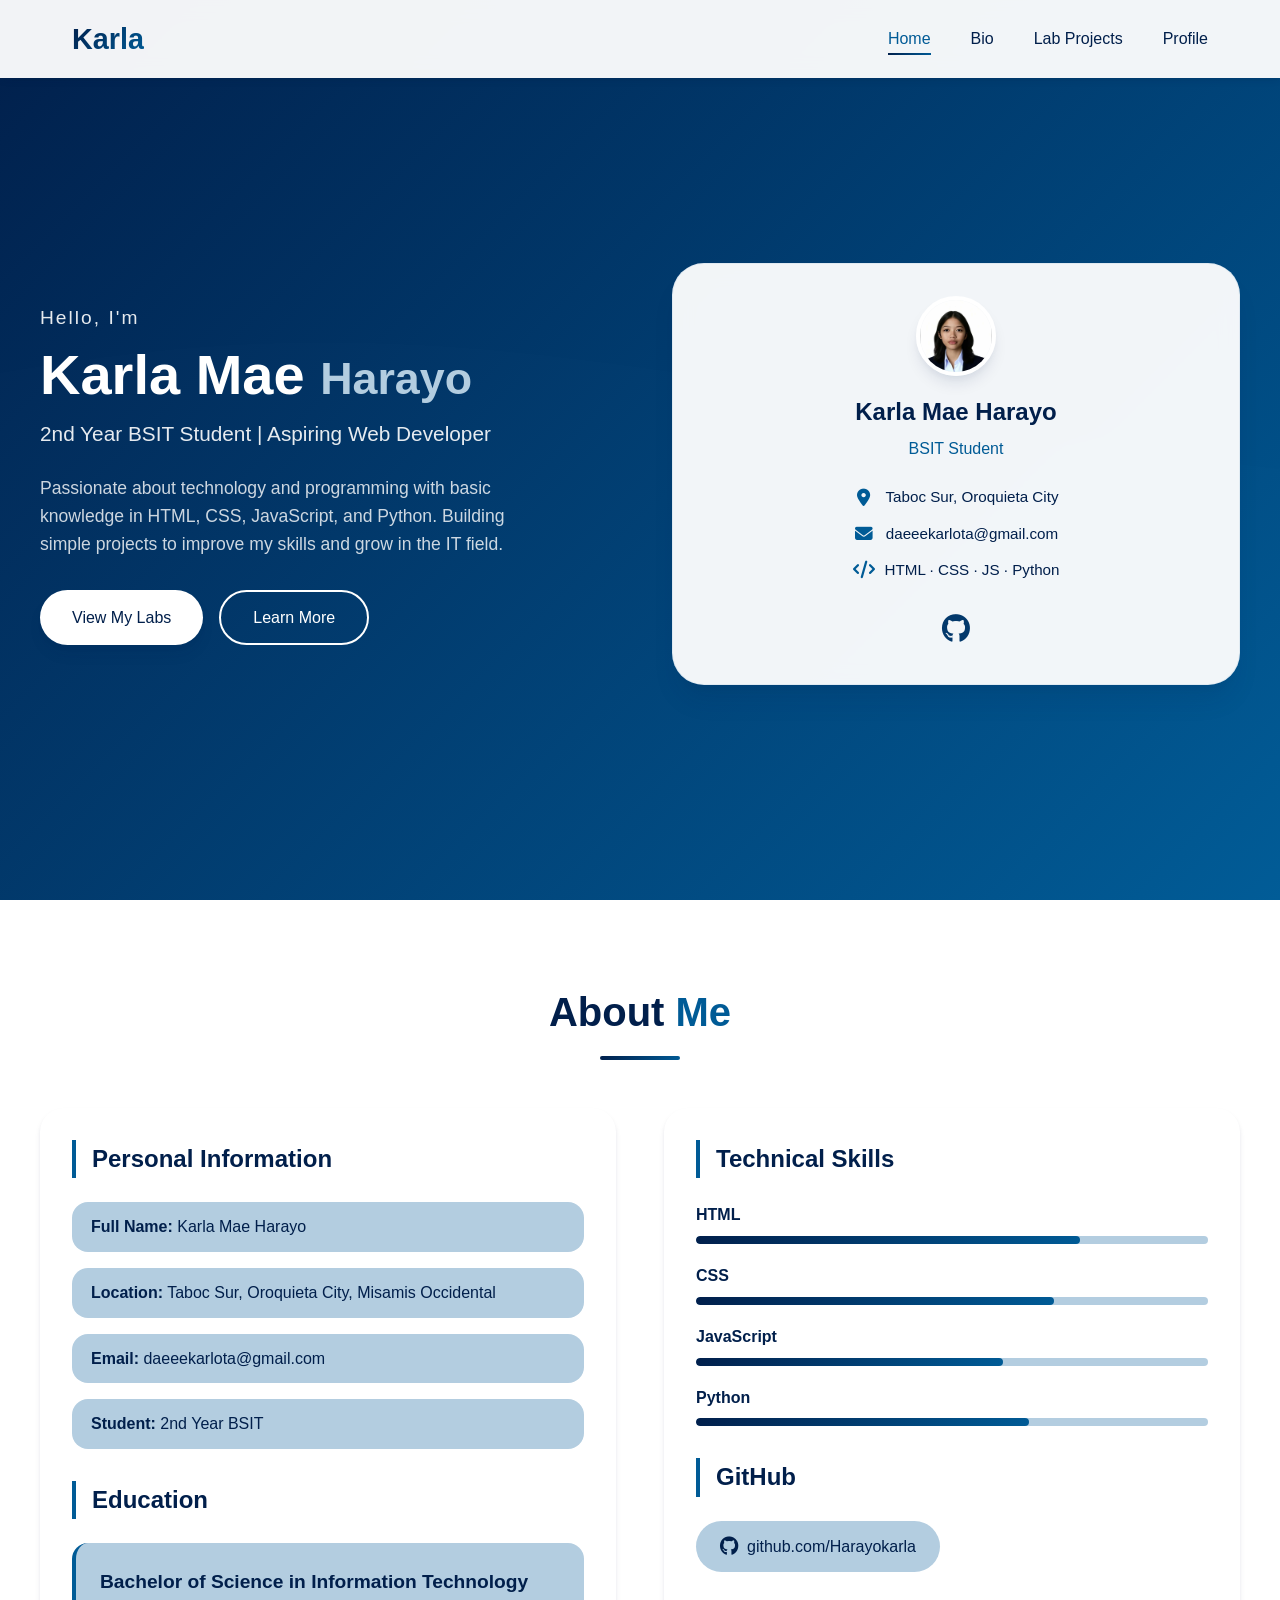
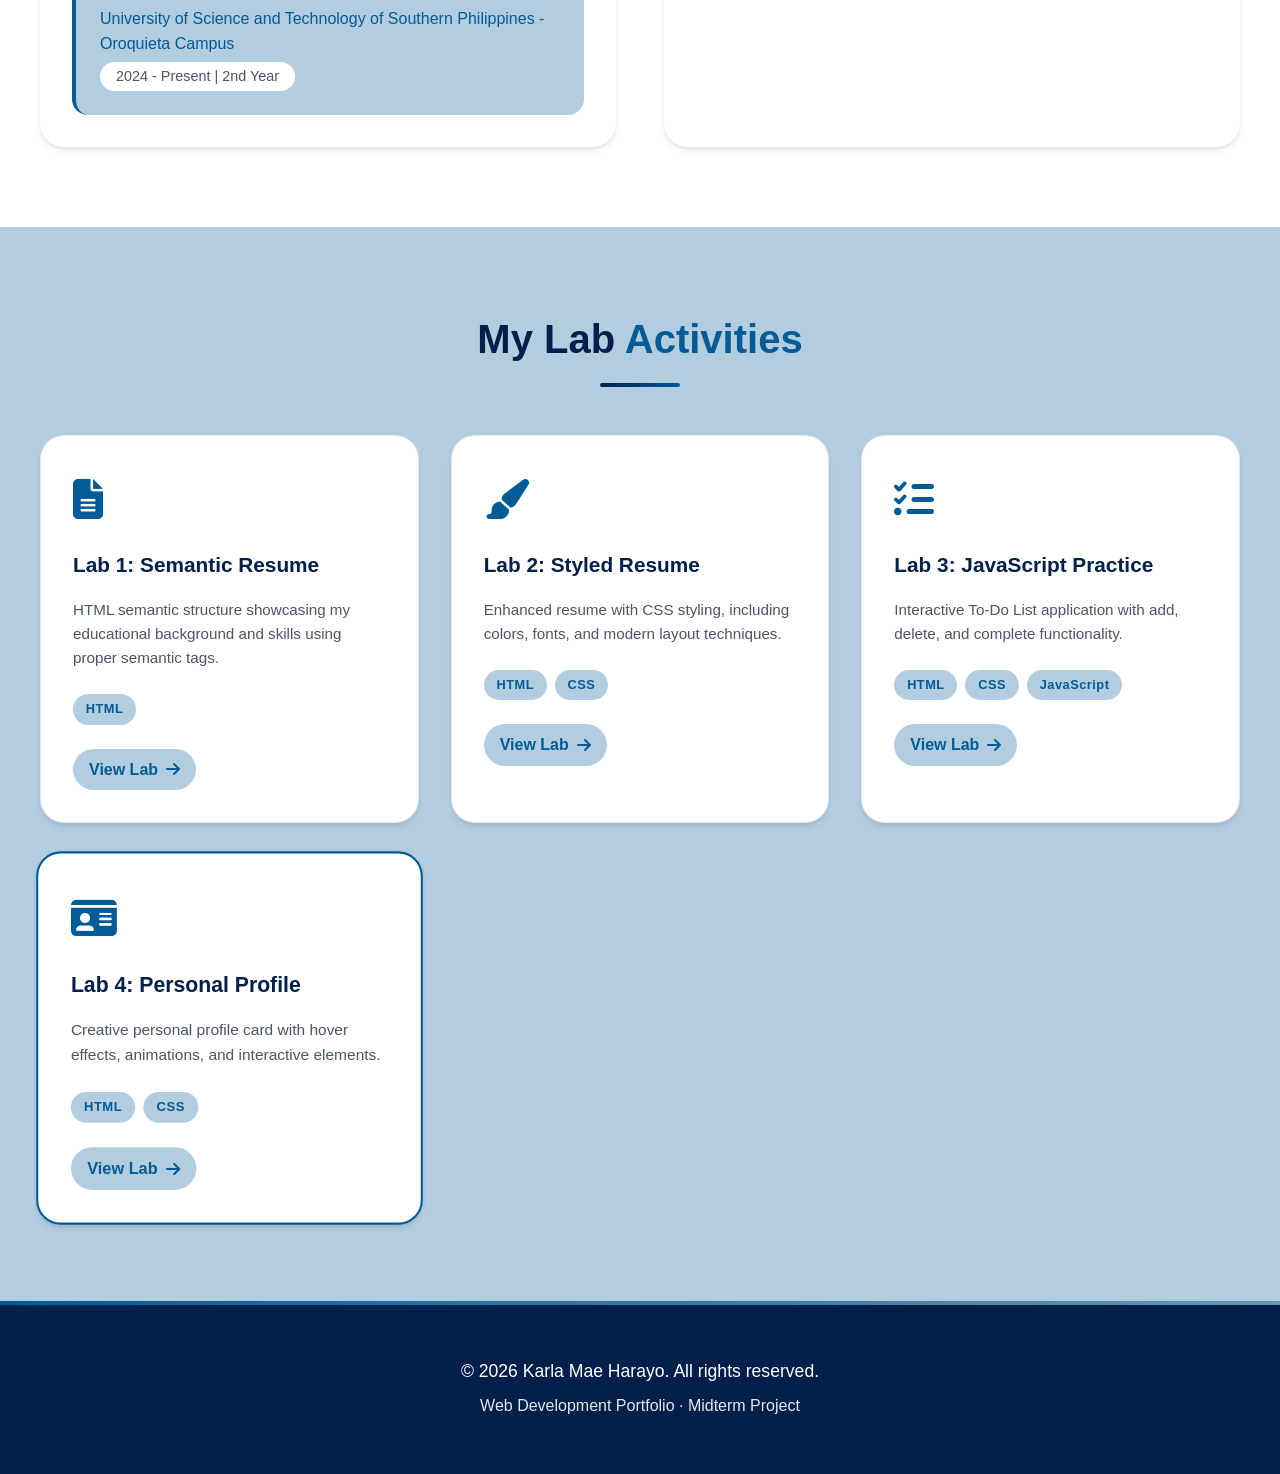
<file: index.html>
<!DOCTYPE html>
<html lang="en">
<head>
    <meta charset="UTF-8">
    <meta name="viewport" content="width=device-width, initial-scale=1.0">
    <title>Karla Mae Harayo · Web Developer Portfolio</title>
    <link rel="stylesheet" href="css/style.css">
    <link rel="stylesheet" href="https://cdnjs.cloudflare.com/ajax/libs/font-awesome/6.4.0/css/all.min.css">
</head>
<body>
    <!-- Navigation -->
    <nav class="navbar">
        <div class="nav-container">
            <div class="logo">
                <a href="index.html">Karla<span></a>
            </div>
            <ul class="nav-menu">
                <li><a href="#home" class="active">Home</a></li>
                <li><a href="#bio">Bio</a></li>
                <li><a href="#labs">Lab Projects</a></li>
                <li><a href="labs/lab4-personal-profile.html">Profile</a></li>
            </ul>
            <div class="hamburger">
                <span></span>
                <span></span>
                <span></span>
            </div>
        </div>
    </nav>

    <!-- Hero Section with Bio -->
    <section id="home" class="hero">
        <div class="hero-container">
            <div class="hero-content">
                <div class="hero-text">
                    <p class="greeting">Hello, I'm</p>
                    <h1>Karla Mae <span class="highlight">Harayo</span></h1>
                    <p class="subtitle">2nd Year BSIT Student | Aspiring Web Developer</p>
                    <p class="description">
                        Passionate about technology and programming with basic knowledge in 
                        HTML, CSS, JavaScript, and Python. Building simple projects to improve 
                        my skills and grow in the IT field.
                    </p>
                    <div class="hero-buttons">
                        <a href="#labs" class="btn primary">View My Labs</a>
                        <a href="#bio" class="btn secondary">Learn More</a>
                    </div>
                </div>
                <div class="hero-card">
                    <!-- Profile Card (Lab 4 Style) -->
                    <div class="profile-mini-card">
                        <img src="assets/images/karla-profile.jpg" 
                            alt="Karla Mae Harayo" 
                            style="width: 80px; height: 80px; border-radius: 50%; object-fit: cover; margin-bottom: 10px;">
                        <div class="card-header">
                            <h3>Karla Mae Harayo</h3>
                            <p>BSIT Student</p>
                        </div>
                        <div class="card-body">
                            <p><i class="fas fa-map-marker-alt"></i> Taboc Sur, Oroquieta City</p>
                            <p><i class="fas fa-envelope"></i> daeeekarlota@gmail.com</p>
                            <p><i class="fas fa-code"></i> HTML · CSS · JS · Python</p>
                        </div>
                        <div class="card-footer">
                            <a href="https://github.com/Harayokarla" target="_blank" class="social-link">
                                <i class="fab fa-github"></i>
                            </a>
                        </div>
                    </div>
                </div>
            </div>
        </div>
    </section>

    <!-- Detailed Bio Section -->
    <section id="bio" class="bio-section">
        <div class="container">
            <h2 class="section-title">About <span>Me</span></h2>
            <div class="bio-grid">
                <div class="bio-info">
                    <h3>Personal Information</h3>
                    <ul class="info-list">
                        <li><strong>Full Name:</strong> Karla Mae Harayo</li>
                        <li><strong>Location:</strong> Taboc Sur, Oroquieta City, Misamis Occidental</li>
                        <li><strong>Email:</strong> daeeekarlota@gmail.com</li>
                        <li><strong>Student:</strong> 2nd Year BSIT</li>
                    </ul>
                    
                    <h3>Education</h3>
                    <div class="education">
                        <h4>Bachelor of Science in Information Technology</h4>
                        <p class="school">University of Science and Technology of Southern Philippines - Oroquieta Campus</p>
                        <p class="year">2024 - Present | 2nd Year</p>
                    </div>
                </div>
                
                <div class="bio-skills">
                    <h3>Technical Skills</h3>
                    <div class="skills-container">
                        <div class="skill-item">
                            <span>HTML</span>
                            <div class="progress-bar">
                                <div class="progress" style="width: 75%"></div>
                            </div>
                        </div>
                        <div class="skill-item">
                            <span>CSS</span>
                            <div class="progress-bar">
                                <div class="progress" style="width: 70%"></div>
                            </div>
                        </div>
                        <div class="skill-item">
                            <span>JavaScript</span>
                            <div class="progress-bar">
                                <div class="progress" style="width: 60%"></div>
                            </div>
                        </div>
                        <div class="skill-item">
                            <span>Python</span>
                            <div class="progress-bar">
                                <div class="progress" style="width: 65%"></div>
                            </div>
                        </div>
                    </div>
                    
                    <h3>GitHub</h3>
                    <a href="https://github.com/Harayokarla" target="_blank" class="github-link">
                        <i class="fab fa-github"></i> github.com/Harayokarla
                    </a>
                </div>
            </div>
        </div>
    </section>

    <!-- Labs Section -->
    <section id="labs" class="labs-section">
        <div class="container">
            <h2 class="section-title">My Lab <span>Activities</span></h2>
            <div class="labs-grid">
                <!-- Lab 1 Card -->
                <div class="lab-card">
                    <div class="lab-icon"><i class="fas fa-file-alt"></i></div>
                    <h3>Lab 1: Semantic Resume</h3>
                    <p>HTML semantic structure showcasing my educational background and skills using proper semantic tags.</p>
                    <div class="tech-tags">
                        <span>HTML</span>
                    </div>
                    <a href="labs/lab1-semantic-resume.html" class="lab-link">View Lab <i class="fas fa-arrow-right"></i></a>
                </div>
                
                <!-- Lab 2 Card -->
                <div class="lab-card">
                    <div class="lab-icon"><i class="fas fa-paint-brush"></i></div>
                    <h3>Lab 2: Styled Resume</h3>
                    <p>Enhanced resume with CSS styling, including colors, fonts, and modern layout techniques.</p>
                    <div class="tech-tags">
                        <span>HTML</span>
                        <span>CSS</span>
                    </div>
                    <a href="labs/lab2-styled-resume.html" class="lab-link">View Lab <i class="fas fa-arrow-right"></i></a>
                </div>
                
                <!-- Lab 3 Card -->
                <div class="lab-card">
                    <div class="lab-icon"><i class="fas fa-tasks"></i></div>
                    <h3>Lab 3: JavaScript Practice</h3>
                    <p>Interactive To-Do List application with add, delete, and complete functionality.</p>
                    <div class="tech-tags">
                        <span>HTML</span>
                        <span>CSS</span>
                        <span>JavaScript</span>
                    </div>
                    <a href="labs/lab3-js-practice.html" class="lab-link">View Lab <i class="fas fa-arrow-right"></i></a>
                </div>
                
                <!-- Lab 4 Card -->
                <div class="lab-card featured">
                    <div class="lab-icon"><i class="fas fa-id-card"></i></div>
                    <h3>Lab 4: Personal Profile</h3>
                    <p>Creative personal profile card with hover effects, animations, and interactive elements.</p>
                    <div class="tech-tags">
                        <span>HTML</span>
                        <span>CSS</span>
                    </div>
                    <a href="labs/lab4-personal-profile.html" class="lab-link">View Lab <i class="fas fa-arrow-right"></i></a>
                </div>
            </div>
        </div>
    </section>

    <!-- Footer -->
    <footer>
        <div class="container">
            <p>&copy; 2026 Karla Mae Harayo. All rights reserved.</p>
            <p>Web Development Portfolio · Midterm Project</p>
        </div>
    </footer>

    <script src="js/main.js"></script>
</body>
</html>
</file>
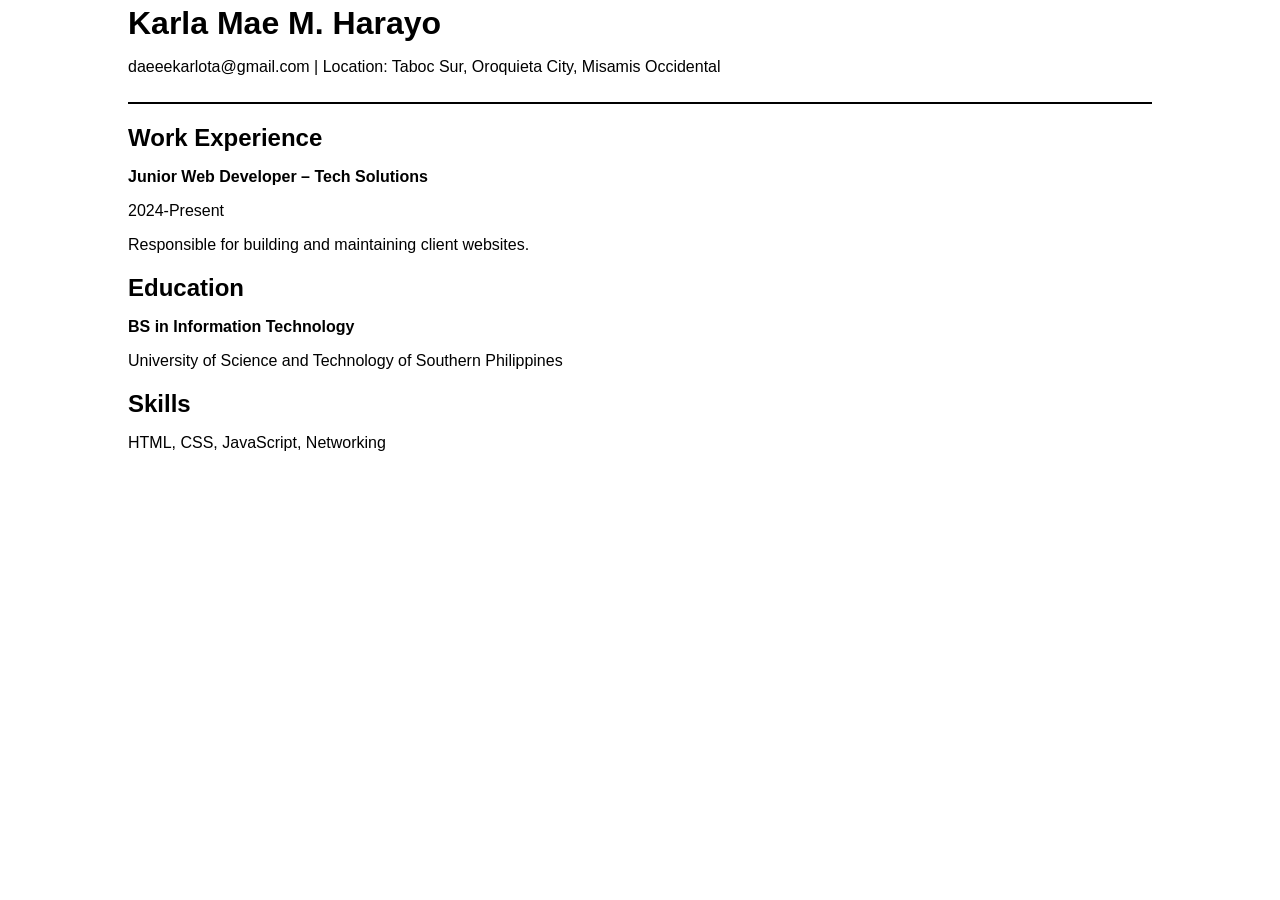
<file: labs/lab1-semantic-resume.html>
<!DOCTYPE html>
<html lang="en">
<head>
    <meta charset="UTF-8">
    <title>Semantic Resume</title>
    <style>
        body {
            margin: 0;
            font-family: sans-serif;
        }
        main {
            width: 80%;
            margin: auto;
        }
        header {
            border-bottom: 2px solid black;
            padding-bottom: 10px;
        }
        section {
            margin-top: 20px;
        }
        h1, h2 {
            margin: 5px 0;
        }
        strong {
            font-weight: bold;
        }
    </style>
</head>
<body>

<main>

    <header>
        <h1>Karla Mae M. Harayo</h1>
        <p>daeeekarlota@gmail.com | Location: Taboc Sur, Oroquieta City, Misamis Occidental</p>
    </header>

    <section>
        <h2>Work Experience</h2>
        <article>
            <p><strong>Junior Web Developer – Tech Solutions</strong></p>
            <p>2024-Present</p>
            <p>Responsible for building and maintaining client websites.</p>
        </article>
    </section>

    <section>
        <h2>Education</h2>
        <p><strong>BS in Information Technology</strong></p>
        <p>University of Science and Technology of Southern Philippines</p>
    </section>

    <section>
        <h2>Skills</h2>
        <p>HTML, CSS, JavaScript, Networking</p>
    </section>

</main>

</body>
</html>
</file>
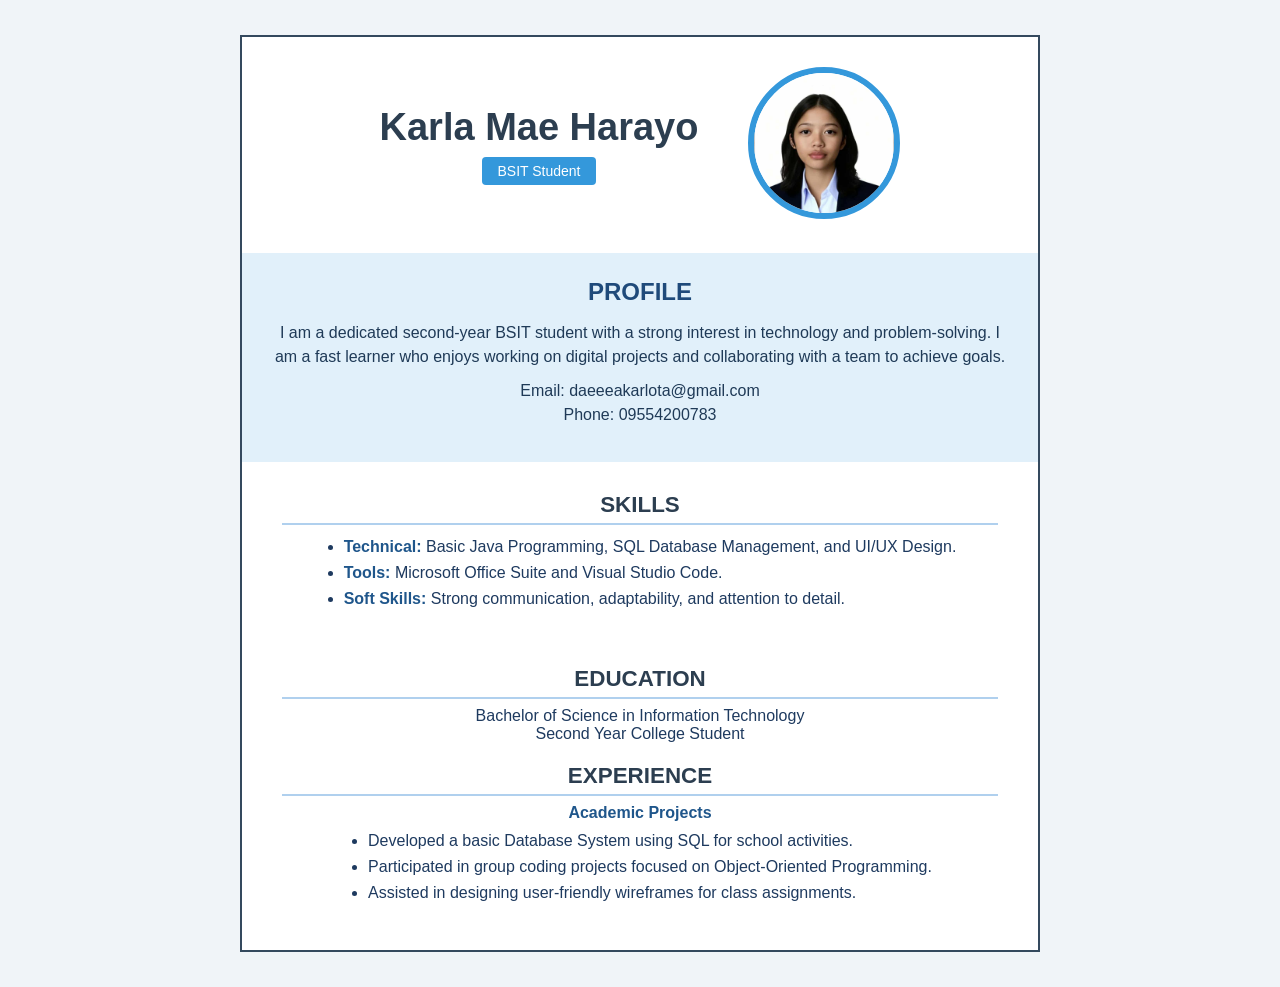
<file: labs/lab2-styled-resume.html>
<!DOCTYPE html>
<html lang="en">
<head>
    <meta charset="UTF-8">
    <title>Resume - Harayo (combined)</title>
    <style>
        /* === COMBINED CSS === */
        body {
            background: #f0f4f8;
            font-family: Arial, sans-serif;
            margin: 0;
            padding: 20px;
            display: flex;
            justify-content: center;
        }

        .resume {
            width: 800px;
            margin: 15px auto;
            background: white;
            border: 2px solid #34495e;
            box-sizing: border-box;
        }

        /* HEADER */
        .header {
            display: flex;
            justify-content: center;
            align-items: center;
            gap: 50px;
            padding: 30px;
            flex-wrap: wrap; /* responsiveness */
        }

        .header div:first-child {
            text-align: center;
        }

        .header h1 {
            margin: 0;
            font-size: 38px;
            color: #2c3e50;
        }

        .role {
            display: inline-block;
            background: #3498db;
            color: white;
            padding: 6px 15px;
            margin-top: 8px;
            font-size: 14px;
            border-radius: 4px;
        }

        /* PHOTO */
        .photo img {
            width: 140px;
            height: 140px;
            border-radius: 50%;
            border: 6px solid #3498db;
            object-fit: cover;
            background: #eef5fc; /* if image missing */
        }

        /* MIDDLE SECTION (profile) */
        .pink-section {
            background: #e1f0fa;
            padding: 25px;
            text-align: center;
        }

        .pink-section h2 {
            margin-top: 0;
            margin-bottom: 15px;
            color: #1f4a7a;
        }

        .pink-section p {
            margin: 10px 0;
            line-height: 1.5;
            color: #1f3a57;
        }

        /* MAIN CONTENT (skills / education) */
        .content {
            display: flex;
            flex-direction: column;
            padding: 10px 40px;
            text-align: center;
        }

        h3 {
            margin-top: 20px;
            margin-bottom: 8px;
            color: #2c3e50;
            font-size: 1.4rem;
            border-bottom: 2px solid #b0d0ee;
            padding-bottom: 5px;
        }

        /* left / right sections are just blocks inside .content */
        .left, .right {
            margin-bottom: 15px;
        }

        ul {
            display: inline-block;
            text-align: left;
            margin-top: 5px;
            margin-bottom: 15px;
            padding-left: 20px;
        }

        li {
            margin-bottom: 8px;
            color: #1e3a5f;
        }

        p {
            margin: 8px 0;
            color: #1e3a5f;
        }

        /* small adjustments */
        .right p {
            margin: 5px 0;
        }

        /* ensure strong tags stand out */
        strong {
            color: #1f568b;
        }

        /* optional: responsive for smaller screens */
        @media (max-width: 850px) {
            .resume {
                width: 95%;
                margin: 10px auto;
            }
            .header {
                gap: 25px;
            }
            .header h1 {
                font-size: 32px;
            }
            .photo img {
                width: 120px;
                height: 120px;
            }
        }

        @media (max-width: 550px) {
            .header {
                flex-direction: column;
                gap: 15px;
            }
            .content {
                padding: 10px 20px;
            }
        }
    </style>
</head>
<body>
    <div class="resume">

        <div class="header">
            <div>
                <h1>Karla Mae Harayo</h1>
                <span class="role">BSIT Student</span>
            </div>
            <div class="photo">
                <!-- image placeholder: if karla-profile.jpg missing, shows alt + background -->
                <img src="../assets/images/karla-profile.jpg" alt="Karla's Profile Picture">
            </div>
        </div>

        <div class="pink-section">
            <h2>PROFILE</h2>
            <p>
                I am a dedicated second-year BSIT student with a strong interest in technology and problem-solving. 
                I am a fast learner who enjoys working on digital projects and collaborating with a team to achieve goals.
            </p>
            <p>
                Email: daeeeakarlota@gmail.com <br>
                Phone: 09554200783
            </p>
        </div>

        <div class="content">
            <div class="left">
                <h3>SKILLS</h3>
                <ul>
                    <li><strong>Technical:</strong> Basic Java Programming, SQL Database Management, and UI/UX Design.</li>
                    <li><strong>Tools:</strong> Microsoft Office Suite and Visual Studio Code.</li>
                    <li><strong>Soft Skills:</strong> Strong communication, adaptability, and attention to detail.</li>
                </ul>
            </div>

            <div class="right">
                <h3>EDUCATION</h3>
                <p>
                    Bachelor of Science in Information Technology <br>
                    Second Year College Student
                </p>

                <h3>EXPERIENCE</h3>
                <p>
                    <strong>Academic Projects</strong>
                </p>
                <ul>
                    <li>Developed a basic Database System using SQL for school activities.</li>
                    <li>Participated in group coding projects focused on Object-Oriented Programming.</li>
                    <li>Assisted in designing user-friendly wireframes for class assignments.</li>
                </ul>
            </div>
        </div>

    </div>
    <!-- note: the original didn't include university name in education, but kept as you had -->
</body>
</html>
</file>
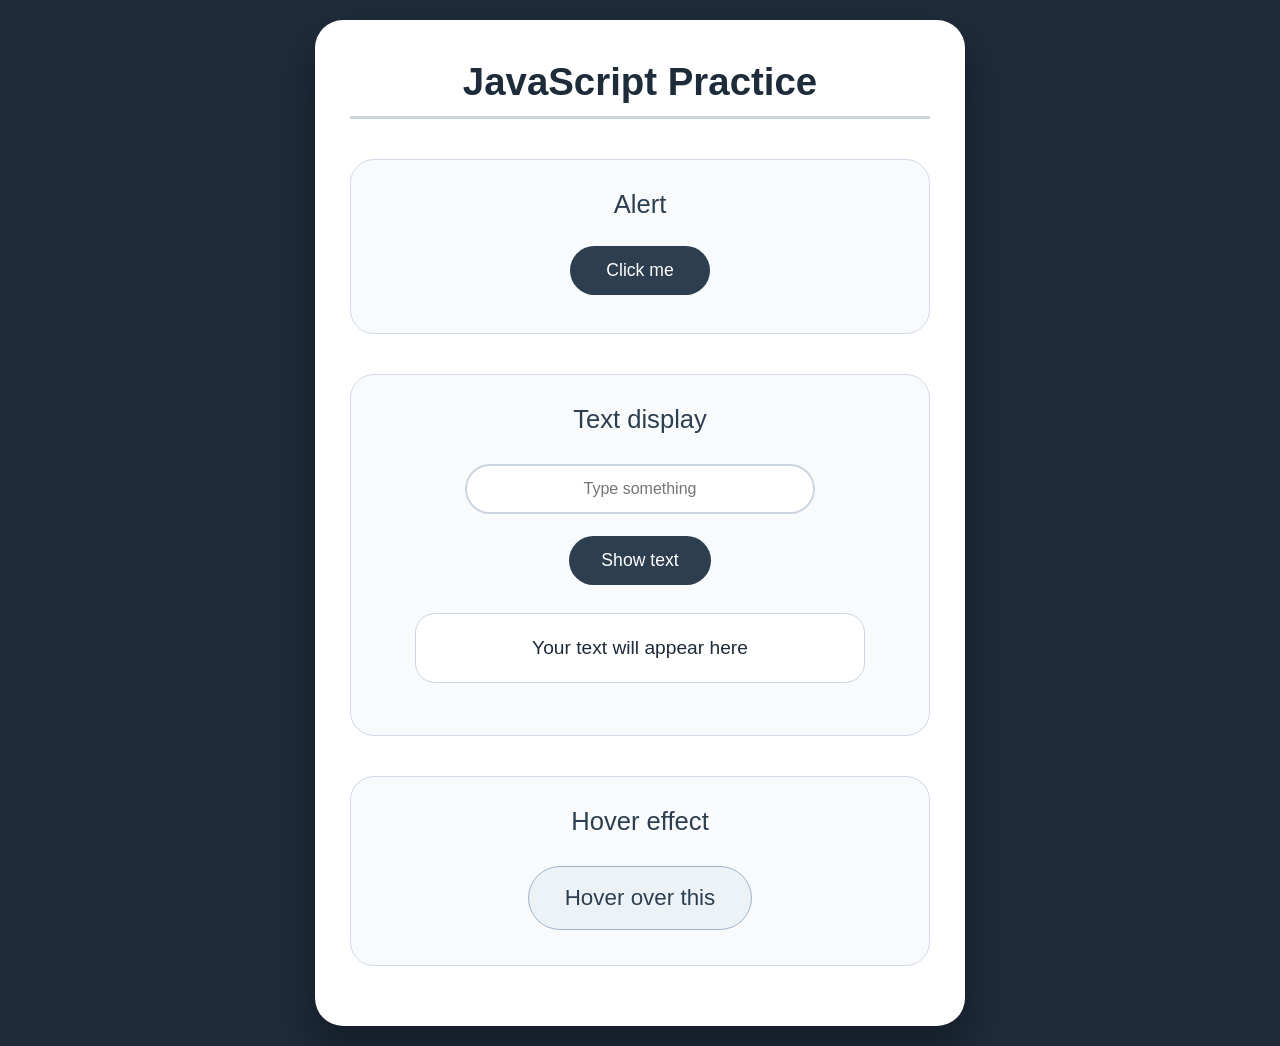
<file: labs/lab3-js-practice.html>
<!DOCTYPE html>
<html lang="en">
<head>
    <meta charset="UTF-8">
    <meta name="viewport" content="width=device-width, initial-scale=1.0">
    <title>JS Practice · centered</title>
    <style>
        * {
            margin: 0;
            padding: 0;
            box-sizing: border-box;
            font-family: -apple-system, BlinkMacSystemFont, 'Segoe UI', Roboto, sans-serif;
        }
        
        body {
            background: #1e2b3a;
            min-height: 100vh;
            display: flex;
            justify-content: center;
            align-items: center;
            padding: 20px;
        }
        
        .container {
            max-width: 650px;
            width: 100%;
            background: white;
            border-radius: 28px;
            padding: 40px 35px;
            box-shadow: 0 25px 45px rgba(0,0,0,0.35);
            display: flex;
            flex-direction: column;
            align-items: center;      
            text-align: center;      
        }
        
        h1 {
            color: #1e2b3a;
            font-size: 2.4rem;
            font-weight: 600;
            margin-bottom: 20px;
            border-bottom: 3px solid #cbd5e1;
            padding-bottom: 12px;
            width: 100%;              
        }
        
        h2 {
            color: #2c3e50;
            font-size: 1.6rem;
            font-weight: 500;
            margin-bottom: 15px;
            width: 100%;
        }
        
        .section {
            background: #f8fafc;
            border-radius: 24px;
            padding: 30px 25px;
            margin: 20px 0;
            border: 1px solid #d1d9e6;
            width: 100%;              
            display: flex;
            flex-direction: column;
            align-items: center;      
        }
        
        button {
            background: #2c3e50;
            color: white;
            border: none;
            padding: 14px 32px;
            font-size: 1.1rem;
            border-radius: 50px;
            cursor: pointer;
            font-weight: 500;
            transition: 0.2s;
            margin: 12px 0 8px;
            min-width: 140px;
        }
        
        button:hover {
            background: #1e2b3a;
        }
        
        input[type="text"] {
            padding: 14px 22px;
            font-size: 1rem;
            border: 2px solid #cbd5e1;
            border-radius: 40px;
            width: 90%;
            max-width: 350px;
            margin: 15px 0 10px;
            text-align: center;
        }
        
        input[type="text"]:focus {
            outline: none;
            border-color: #2c3e50;
        }
        
        #output {
            background: white;
            padding: 22px;
            border-radius: 20px;
            margin: 20px 0 10px;
            border: 1px solid #cbd5e1;
            min-height: 70px;
            color: #1e2b3a;
            font-size: 1.2rem;
            width: 100%;
            max-width: 450px;
            display: flex;
            align-items: center;
            justify-content: center;
            word-break: break-word;
        }
        
        #hoverText {
            display: inline-block;
            background: #edf2f7;
            padding: 18px 36px;
            border-radius: 50px;
            font-size: 1.4rem;
            color: #2c3e50;
            cursor: pointer;
            transition: 0.2s;
            border: 1px solid #a0b3c9;
            margin: 15px 0 5px;
        }
        
        #hoverText:hover {
            background: #2c3e50;
            color: white;
        }
        
        .note {
            color: #4a5f73;
            font-size: 0.95rem;
            margin-top: 12px;
        }
        
        footer {
            margin-top: 25px;
            color: #64748b;
            font-size: 0.95rem;
            border-top: 1px solid #d1d9e6;
            padding-top: 22px;
            width: 100%;
        }

        .section p, .section div {
            text-align: center;
        }
    </style>
</head>
<body>
    <div class="container">
        <h1>JavaScript Practice</h1>
        
        <!-- Alert section -->
        <div class="section">
            <h2>Alert</h2>
            <button onclick="showAlert()">Click me</button>
        </div>
        
        <!-- Input section -->
        <div class="section">
            <h2>Text display</h2>
            <input type="text" id="textInput" placeholder="Type something">
            <button onclick="displayText()">Show text</button>
            <div id="output">Your text will appear here</div>
            <div class="note" id="feedback"></div>
        </div>
        
        <!-- Hover section -->
        <div class="section">
            <h2>Hover effect</h2>
            <div id="hoverText">Hover over this</div>
        </div>
    </div>

    <script>
        // Alert function
        function showAlert() {
            alert("Hello!");
        }

        // Display input text
        function displayText() {
            let input = document.getElementById("textInput");
            let output = document.getElementById("output");
            let feedback = document.getElementById("feedback");
            let text = input.value;
            
            if (text.trim() === "") {
                output.innerHTML = "Please enter some text";
                feedback.innerHTML = "input was empty";
            } else {
                output.innerHTML = text;
                feedback.innerHTML = "text updated";
                input.value = "";
            }
        }

        // Enter key support
        document.getElementById("textInput").addEventListener("keypress", function(e) {
            if (e.key === "Enter") {
                displayText();
            }
        });

        // Hover effect
        let hoverEl = document.getElementById("hoverText");
        
        hoverEl.onmouseover = function() {
            this.style.background = "#2c3e50";
            this.style.color = "white";
        };
        
        hoverEl.onmouseout = function() {
            this.style.background = "#edf2f7";
            this.style.color = "#2c3e50";
        };
    </script>
</body>
</html>
</file>
<file: css/style.css>
/* ===== RESET & VARIABLES ===== */
:root {
    --primary-dark: #011f4b;    /* Darkest blue */
    --primary: #03396c;          /* Deep blue */
    --primary-medium: #005b96;   /* Medium blue */
    --primary-light: #6497b1;    /* Light blue */
    --primary-lighter: #b3cde0;  /* Very light blue */
    --dark: #011f4b;             /* Using darkest blue for dark text */
    --light: #f0f7ff;            /* Custom light background */
    --gray: #4a5568;             /* Gray for text */
    --white: #ffffff;
    --card-bg: #ffffff;
    --shadow-sm: 0 1px 3px rgba(1, 31, 75, 0.12), 0 1px 2px rgba(1, 31, 75, 0.24);
    --shadow: 0 4px 6px -1px rgba(1, 31, 75, 0.1), 0 2px 4px -1px rgba(1, 31, 75, 0.06);
    --shadow-md: 0 10px 15px -3px rgba(1, 31, 75, 0.1), 0 4px 6px -2px rgba(1, 31, 75, 0.05);
    --shadow-lg: 0 20px 25px -5px rgba(1, 31, 75, 0.1), 0 10px 10px -5px rgba(1, 31, 75, 0.04);
    --gradient: linear-gradient(135deg, #011f4b 0%, #005b96 100%);
    --gradient-light: linear-gradient(135deg, #005b96 0%, #6497b1 100%);
}

* {
    margin: 0;
    padding: 0;
    box-sizing: border-box;
}

html {
    scroll-behavior: smooth;
}

body {
    font-family: 'Inter', -apple-system, BlinkMacSystemFont, 'Segoe UI', Roboto, sans-serif;
    line-height: 1.6;
    color: var(--dark);
    background: var(--primary-lighter);
}

/* ===== NAVIGATION ===== */
.navbar {
    background: rgba(255, 255, 255, 0.95);
    backdrop-filter: blur(10px);
    box-shadow: var(--shadow);
    position: fixed;
    width: 100%;
    top: 0;
    z-index: 1000;
}

.nav-container {
    max-width: 1200px;
    margin: 0 auto;
    padding: 1rem 2rem;
    display: flex;
    justify-content: space-between;
    align-items: center;
}

.logo a {
    font-size: 1.8rem;
    font-weight: 800;
    text-decoration: none;
    background: var(--gradient);
    -webkit-background-clip: text;
    -webkit-text-fill-color: transparent;
    background-clip: text;
}

.nav-menu {
    display: flex;
    list-style: none;
    gap: 2.5rem;
}

.nav-menu a {
    text-decoration: none;
    color: var(--primary-dark);
    font-weight: 500;
    transition: all 0.3s;
    position: relative;
    padding: 0.5rem 0;
}

.nav-menu a::after {
    content: '';
    position: absolute;
    bottom: 0;
    left: 0;
    width: 0;
    height: 2px;
    background: var(--gradient);
    transition: width 0.3s;
}

.nav-menu a:hover::after,
.nav-menu a.active::after {
    width: 100%;
}

.nav-menu a:hover,
.nav-menu a.active {
    color: var(--primary-medium);
}

.hamburger {
    display: none;
    flex-direction: column;
    cursor: pointer;
}

.hamburger span {
    width: 25px;
    height: 3px;
    background: var(--primary-dark);
    margin: 2px 0;
    transition: 0.3s;
}

/* ===== HERO SECTION ===== */
.hero {
    min-height: 100vh;
    display: flex;
    align-items: center;
    padding: 80px 2rem 2rem;
    background: var(--gradient);
    position: relative;
    overflow: hidden;
}

.hero::before {
    content: '';
    position: absolute;
    top: 0;
    left: 0;
    right: 0;
    bottom: 0;
    background: url('data:image/svg+xml,<svg xmlns="http://www.w3.org/2000/svg" viewBox="0 0 1440 320"><path fill="%23b3cde0" fill-opacity="0.1" d="M0,96L48,112C96,128,192,160,288,160C384,160,480,128,576,122.7C672,117,768,139,864,154.7C960,171,1056,181,1152,165.3C1248,149,1344,107,1392,85.3L1440,64L1440,320L1392,320C1344,320,1248,320,1152,320C1056,320,960,320,864,320C768,320,672,320,576,320C480,320,384,320,288,320C192,320,96,320,48,320L0,320Z"></path></svg>');
    background-repeat: no-repeat;
    background-position: bottom;
    background-size: cover;
    opacity: 0.1;
}

.hero-container {
    max-width: 1200px;
    margin: 0 auto;
    width: 100%;
    position: relative;
    z-index: 1;
}

.hero-content {
    display: grid;
    grid-template-columns: 1fr 1fr;
    gap: 4rem;
    align-items: center;
}

.hero-text {
    color: var(--white);
    animation: fadeInUp 1s ease;
}

@keyframes fadeInUp {
    from {
        opacity: 0;
        transform: translateY(30px);
    }
    to {
        opacity: 1;
        transform: translateY(0);
    }
}

.hero-text .greeting {
    font-size: 1.2rem;
    margin-bottom: 0.5rem;
    opacity: 0.9;
    letter-spacing: 2px;
}

.hero-text h1 {
    font-size: 3.5rem;
    margin-bottom: 0.5rem;
    line-height: 1.2;
    font-weight: 800;
}

.hero-text h1 .highlight {
    color: var(--primary-lighter);
    display: block;
    font-size: 2.8rem;
    position: relative;
    display: inline-block;
}

.hero-text .subtitle {
    font-size: 1.3rem;
    margin-bottom: 1.5rem;
    opacity: 0.9;
    font-weight: 400;
}

.hero-text .description {
    font-size: 1.1rem;
    margin-bottom: 2rem;
    opacity: 0.8;
    max-width: 500px;
}

.hero-buttons {
    display: flex;
    gap: 1rem;
}

.btn {
    padding: 0.8rem 2rem;
    text-decoration: none;
    border-radius: 50px;
    font-weight: 500;
    transition: all 0.3s;
    display: inline-flex;
    align-items: center;
    gap: 0.5rem;
    border: none;
    cursor: pointer;
}

.btn.primary {
    background: var(--white);
    color: var(--primary-dark);
    box-shadow: var(--shadow-md);
}

.btn.primary:hover {
    transform: translateY(-3px);
    box-shadow: var(--shadow-lg);
    background: var(--primary-dark);
    color: var(--white);
}

.btn.secondary {
    background: transparent;
    color: var(--white);
    border: 2px solid var(--white);
}

.btn.secondary:hover {
    background: var(--white);
    color: var(--primary-dark);
    transform: translateY(-3px);
}

/* Profile Card */
.profile-mini-card {
    background: rgba(255, 255, 255, 0.95);
    backdrop-filter: blur(10px);
    border-radius: 2rem;
    padding: 2rem;
    box-shadow: var(--shadow-lg);
    text-align: center;
    animation: float 3s ease-in-out infinite;
    border: 1px solid rgba(179, 205, 224, 0.3);
}

@keyframes float {
    0%, 100% { transform: translateY(0); }
    50% { transform: translateY(-10px); }
}

.profile-mini-card img {
    width: 120px;
    height: 120px;
    border-radius: 50%;
    object-fit: cover;
    margin-bottom: 1rem;
    border: 4px solid var(--white);
    box-shadow: var(--shadow-md);
}

.card-header h3 {
    font-size: 1.5rem;
    color: var(--primary-dark);
    margin-bottom: 0.25rem;
    font-weight: 700;
}

.card-header p {
    color: var(--primary-medium);
    margin-bottom: 1.5rem;
    font-weight: 500;
}

.card-body {
    text-align: center;
    margin-bottom: 1.5rem;
}

.card-body p {
    margin: 0.75rem 0;
    display: flex;
    align-items: center;
    gap: 0.75rem;
    color: var(--primary-dark);
    justify-content: center;
    font-size: 0.95rem;
}

.card-body i {
    color: var(--primary-medium);
    width: 20px;
    font-size: 1.1rem;
}

.card-footer .social-link {
    color: var(--primary);
    font-size: 1.8rem;
    transition: all 0.3s;
    display: inline-block;
}

.card-footer .social-link:hover {
    color: var(--primary-light);
    transform: scale(1.1) rotate(360deg);
}

/* ===== BIO SECTION ===== */
.bio-section {
    padding: 5rem 2rem;
    background: var(--white);
}

.container {
    max-width: 1200px;
    margin: 0 auto;
}

.section-title {
    text-align: center;
    font-size: 2.5rem;
    margin-bottom: 3rem;
    color: var(--primary-dark);
    font-weight: 700;
    position: relative;
    padding-bottom: 1rem;
}

.section-title::after {
    content: '';
    position: absolute;
    bottom: 0;
    left: 50%;
    transform: translateX(-50%);
    width: 80px;
    height: 4px;
    background: var(--gradient);
    border-radius: 2px;
}

.section-title span {
    color: var(--primary-medium);
}

.bio-grid {
    display: grid;
    grid-template-columns: 1fr 1fr;
    gap: 3rem;
}

.bio-info, .bio-skills {
    background: var(--white);
    padding: 2rem;
    border-radius: 1.5rem;
    box-shadow: var(--shadow);
    transition: transform 0.3s, box-shadow 0.3s;
}

.bio-info:hover, .bio-skills:hover {
    transform: translateY(-5px);
    box-shadow: var(--shadow-md);
}

.bio-info h3,
.bio-skills h3 {
    font-size: 1.5rem;
    margin-bottom: 1.5rem;
    color: var(--primary-dark);
    font-weight: 600;
    position: relative;
    padding-left: 1rem;
    border-left: 4px solid var(--primary-medium);
}

.info-list {
    list-style: none;
    margin-bottom: 2rem;
}

.info-list li {
    margin: 1rem 0;
    padding: 0.75rem 1rem;
    background: var(--primary-lighter);
    border-radius: 1rem;
    transition: all 0.3s;
    border-left: 3px solid transparent;
}

.info-list li:hover {
    border-left-color: var(--primary-medium);
    background: #d1e2f0;
}

.education {
    background: var(--primary-lighter);
    padding: 1.5rem;
    border-radius: 1rem;
    border-left: 4px solid var(--primary-medium);
    transition: all 0.3s;
}

.education:hover {
    transform: translateX(5px);
    box-shadow: var(--shadow);
}

.education h4 {
    font-size: 1.2rem;
    color: var(--primary-dark);
    margin-bottom: 0.5rem;
    font-weight: 600;
}

.school {
    color: var(--primary-medium);
    font-weight: 500;
    margin-bottom: 0.3rem;
}

.year {
    color: var(--gray);
    font-size: 0.9rem;
    display: inline-block;
    background: var(--white);
    padding: 0.2rem 1rem;
    border-radius: 50px;
}

.skills-container {
    margin-bottom: 2rem;
}

.skill-item {
    margin: 1.2rem 0;
}

.skill-item span {
    display: block;
    margin-bottom: 0.5rem;
    font-weight: 600;
    color: var(--primary-dark);
}

.progress-bar {
    width: 100%;
    height: 8px;
    background: var(--primary-lighter);
    border-radius: 50px;
    overflow: hidden;
}

.progress {
    height: 100%;
    background: var(--gradient);
    border-radius: 50px;
    transition: width 1s ease;
    position: relative;
    animation: progressAnimation 1.5s ease-out;
}

@keyframes progressAnimation {
    from { width: 0; }
}

.github-link {
    display: inline-flex;
    align-items: center;
    gap: 0.5rem;
    text-decoration: none;
    color: var(--primary-dark);
    padding: 0.8rem 1.5rem;
    background: var(--primary-lighter);
    border-radius: 50px;
    transition: all 0.3s;
    font-weight: 500;
}

.github-link:hover {
    background: var(--primary-medium);
    color: var(--white);
    transform: translateY(-3px);
    box-shadow: var(--shadow);
}

.github-link i {
    font-size: 1.2rem;
}

/* ===== LABS SECTION ===== */
.labs-section {
    padding: 5rem 2rem;
    background: var(--primary-lighter);
}

.labs-grid {
    display: grid;
    grid-template-columns: repeat(auto-fit, minmax(280px, 1fr));
    gap: 2rem;
}

.lab-card {
    background: var(--white);
    border-radius: 1.5rem;
    padding: 2rem;
    box-shadow: var(--shadow);
    transition: all 0.3s;
    position: relative;
    overflow: hidden;
    border: 1px solid rgba(1, 31, 75, 0.1);
}

.lab-card::before {
    content: '';
    position: absolute;
    top: 0;
    left: 0;
    right: 0;
    height: 4px;
    background: var(--gradient);
    transform: scaleX(0);
    transition: transform 0.3s;
}

.lab-card:hover {
    transform: translateY(-10px);
    box-shadow: var(--shadow-lg);
}

.lab-card:hover::before {
    transform: scaleX(1);
}

.lab-card.featured {
    border: 2px solid var(--primary-medium);
    transform: scale(1.02);
}

.lab-card.featured:hover {
    transform: scale(1.02) translateY(-10px);
}

.lab-icon {
    font-size: 2.5rem;
    color: var(--primary-medium);
    margin-bottom: 1rem;
    transition: all 0.3s;
}

.lab-card:hover .lab-icon {
    transform: scale(1.1) rotate(5deg);
}

.lab-card h3 {
    font-size: 1.3rem;
    margin-bottom: 1rem;
    color: var(--primary-dark);
    font-weight: 600;
}

.lab-card p {
    color: var(--gray);
    margin-bottom: 1.5rem;
    line-height: 1.6;
    font-size: 0.95rem;
}

.tech-tags {
    display: flex;
    flex-wrap: wrap;
    gap: 0.5rem;
    margin-bottom: 1.5rem;
}

.tech-tags span {
    background: var(--primary-lighter);
    color: var(--primary-medium);
    padding: 0.3rem 0.8rem;
    border-radius: 50px;
    font-size: 0.8rem;
    font-weight: 600;
    letter-spacing: 0.5px;
    transition: all 0.3s;
}

.tech-tags span:hover {
    background: var(--primary-medium);
    color: var(--white);
    transform: scale(1.05);
}

.lab-link {
    text-decoration: none;
    color: var(--primary-medium);
    font-weight: 600;
    display: inline-flex;
    align-items: center;
    gap: 0.5rem;
    transition: all 0.3s;
    padding: 0.5rem 1rem;
    border-radius: 50px;
    background: var(--primary-lighter);
}

.lab-link:hover {
    gap: 1rem;
    background: var(--primary-medium);
    color: var(--white);
}

/* ===== FOOTER ===== */
footer {
    background: var(--primary-dark);
    color: var(--white);
    text-align: center;
    padding: 3rem 2rem;
    position: relative;
    overflow: hidden;
}

footer::before {
    content: '';
    position: absolute;
    top: 0;
    left: 0;
    right: 0;
    height: 4px;
    background: var(--gradient-light);
}

footer p {
    margin: 0.5rem 0;
    opacity: 0.9;
    font-size: 1rem;
    position: relative;
    z-index: 1;
}

footer p:first-of-type {
    font-size: 1.1rem;
    font-weight: 500;
    opacity: 1;
}

/* ===== RESPONSIVE DESIGN ===== */
@media (max-width: 968px) {
    .hero-content {
        grid-template-columns: 1fr;
        gap: 2rem;
    }
    
    .hero-text {
        text-align: center;
    }
    
    .hero-text .description {
        margin-left: auto;
        margin-right: auto;
    }
    
    .hero-buttons {
        justify-content: center;
    }
    
    .bio-grid {
        grid-template-columns: 1fr;
    }
    
    .hero-text h1 {
        font-size: 3rem;
    }
    
    .hero-text h1 .highlight {
        font-size: 2.5rem;
    }
}

@media (max-width: 768px) {
    .hamburger {
        display: flex;
    }
    
    .nav-menu {
        position: fixed;
        left: -100%;
        top: 70px;
        flex-direction: column;
        background: var(--white);
        width: 100%;
        text-align: center;
        transition: 0.3s;
        box-shadow: var(--shadow);
        padding: 2rem 0;
        gap: 1.5rem;
        border-radius: 0 0 1rem 1rem;
    }
    
    .nav-menu.active {
        left: 0;
    }
    
    .hero-text h1 {
        font-size: 2.5rem;
    }
    
    .hero-text h1 .highlight {
        font-size: 2rem;
    }
    
    .section-title {
        font-size: 2rem;
    }
    
    .labs-grid {
        grid-template-columns: 1fr;
        padding: 0 1rem;
    }
    
    .lab-card.featured {
        transform: scale(1);
    }
    
    .lab-card.featured:hover {
        transform: translateY(-10px);
    }
}

@media (max-width: 480px) {
    .hero-text h1 {
        font-size: 2rem;
    }
    
    .hero-text h1 .highlight {
        font-size: 1.8rem;
    }
    
    .hero-buttons {
        flex-direction: column;
        align-items: stretch;
    }
    
    .btn {
        text-align: center;
        justify-content: center;
    }
    
    .profile-mini-card {
        padding: 1.5rem;
    }
    
    .bio-info, .bio-skills {
        padding: 1.5rem;
    }
}
</file>
